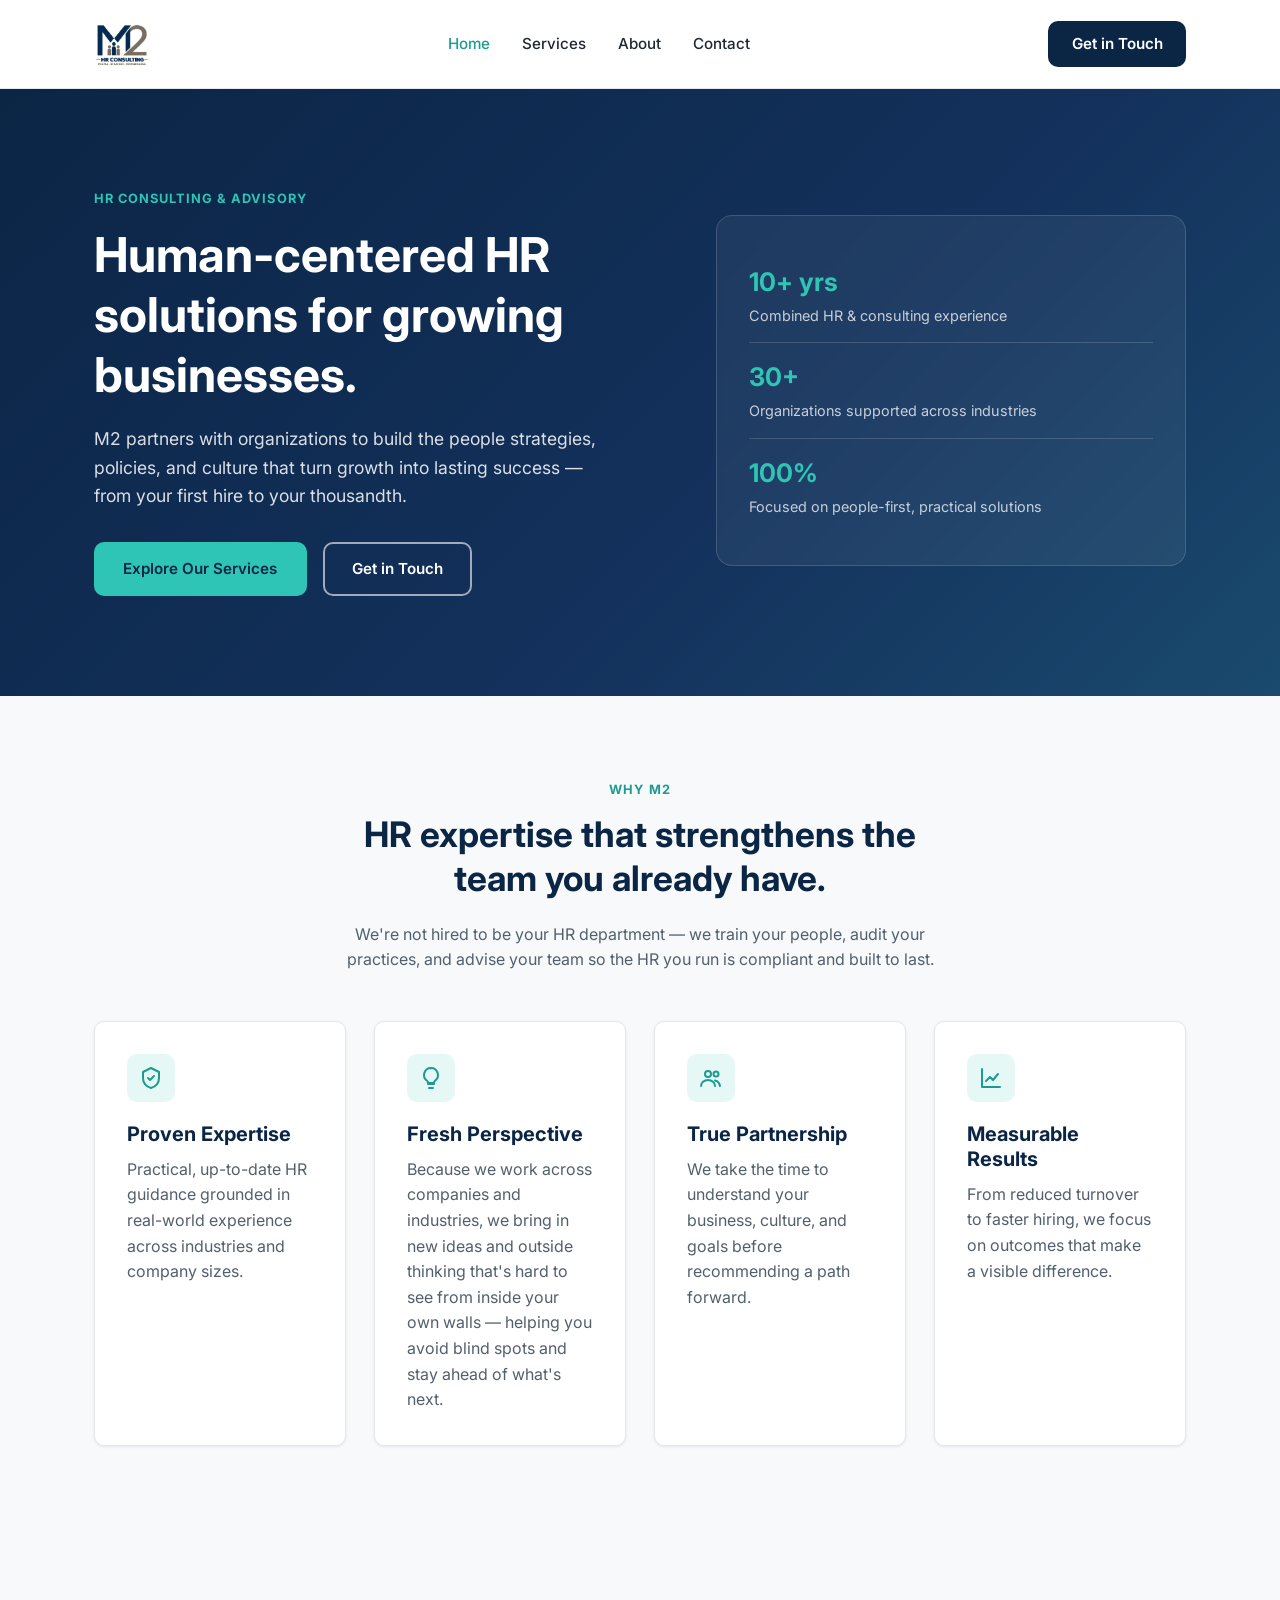
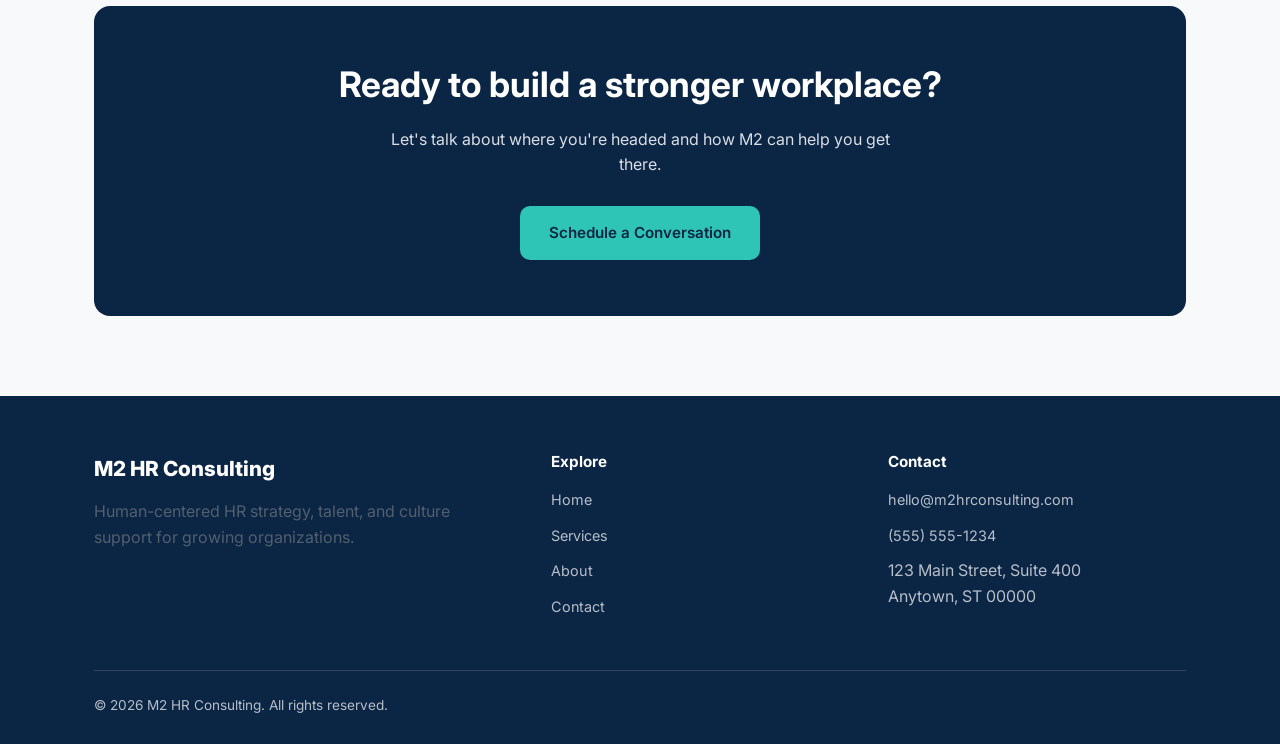
<file: index.html>
<!DOCTYPE html>
<html lang="en">
<head>
  <meta charset="UTF-8">
  <meta name="viewport" content="width=device-width, initial-scale=1.0">
  <title>M2 HR Consulting | Human-Centered HR Solutions</title>
  <meta name="description" content="M2 HR Consulting partners with growing businesses to build HR strategy, training, talent, compliance, and culture programs that scale.">
  <link rel="icon" type="image/svg+xml" href="assets/favicon.svg">
  <link rel="preconnect" href="https://fonts.googleapis.com">
  <link rel="preconnect" href="https://fonts.gstatic.com" crossorigin>
  <link href="https://fonts.googleapis.com/css2?family=Inter:wght@400;500;600;700;800&display=swap" rel="stylesheet">
  <link rel="stylesheet" href="css/styles.css">
</head>
<body>

  <header class="site-header">
    <nav class="nav">
      <a href="index.html" class="logo">
        <img src="assets/m2-consulting.png" alt="M2 HR Consulting" class="logo-image">
      </a>
      <ul class="nav-links">
        <li><a href="index.html" class="active">Home</a></li>
        <li><a href="services.html">Services</a></li>
        <li><a href="about.html">About</a></li>
        <li><a href="contact.html">Contact</a></li>
      </ul>
      <div class="nav-cta">
        <a href="contact.html" class="btn">Get in Touch</a>
      </div>
      <button class="nav-toggle" aria-label="Toggle navigation" aria-expanded="false">
        <span></span><span></span><span></span>
      </button>
    </nav>
  </header>

  <main>
    <!-- Hero -->
    <section class="hero">
      <div class="container">
        <div>
          <span class="hero-eyebrow">HR Consulting &amp; Advisory</span>
          <h1>Human-centered HR solutions for growing businesses.</h1>
          <p class="lead">
            M2 partners with organizations to build the people strategies, policies, and culture
            that turn growth into lasting success — from your first hire to your thousandth.
          </p>
          <div class="hero-actions">
            <a href="services.html" class="btn btn-primary">Explore Our Services</a>
            <a href="contact.html" class="btn btn-outline">Get in Touch</a>
          </div>
        </div>
        <div class="hero-art">
          <div class="hero-stat">
            <div>
              <strong>10+ yrs</strong>
              <span>Combined HR &amp; consulting experience</span>
            </div>
          </div>
          <div class="hero-stat">
            <div>
              <strong>30+</strong>
              <span>Organizations supported across industries</span>
            </div>
          </div>
          <div class="hero-stat">
            <div>
              <strong>100%</strong>
              <span>Focused on people-first, practical solutions</span>
            </div>
          </div>
        </div>
      </div>
    </section>

    <!-- Why M2 -->
    <section>
      <div class="container">
        <div class="section-heading">
          <span class="eyebrow">Why M2</span>
          <h2>HR expertise that strengthens the team you already have.</h2>
          <p>
            We're not hired to be your HR department — we train your people, audit your
            practices, and advise your team so the HR you run is compliant and built
            to last.
          </p>
        </div>
        <div class="grid grid-4">
          <div class="card">
            <div class="card-icon">
              <svg viewBox="0 0 24 24" fill="none" stroke="currentColor" stroke-width="2" stroke-linecap="round" stroke-linejoin="round" width="24" height="24"><path d="M12 2l8 4v6c0 5-3.5 8.5-8 10-4.5-1.5-8-5-8-10V6l8-4z"/><path d="M9 12l2 2 4-4"/></svg>
            </div>
            <h3>Proven Expertise</h3>
            <p>Practical, up-to-date HR guidance grounded in real-world experience across industries and company sizes.</p>
          </div>
          <div class="card">
            <div class="card-icon">
              <svg viewBox="0 0 24 24" fill="none" stroke="currentColor" stroke-width="2" stroke-linecap="round" stroke-linejoin="round" width="24" height="24"><path d="M9 18h6"/><path d="M10 22h4"/><path d="M12 2a7 7 0 0 0-4 12.7c.6.5 1 1.3 1 2.3h6c0-1 .4-1.8 1-2.3A7 7 0 0 0 12 2z"/></svg>
            </div>
            <h3>Fresh Perspective</h3>
            <p>Because we work across companies and industries, we bring in new ideas and outside thinking that's hard to see from inside your own walls — helping you avoid blind spots and stay ahead of what's next.</p>
          </div>
          <div class="card">
            <div class="card-icon">
              <svg viewBox="0 0 24 24" fill="none" stroke="currentColor" stroke-width="2" stroke-linecap="round" stroke-linejoin="round" width="24" height="24"><circle cx="9" cy="8" r="3"/><path d="M2 20c0-3.3 3.1-6 7-6s7 2.7 7 6"/><circle cx="17" cy="8" r="2.5"/><path d="M16 14.5c2.6.6 4.5 2.6 5 5.5"/></svg>
            </div>
            <h3>True Partnership</h3>
            <p>We take the time to understand your business, culture, and goals before recommending a path forward.</p>
          </div>
          <div class="card">
            <div class="card-icon">
              <svg viewBox="0 0 24 24" fill="none" stroke="currentColor" stroke-width="2" stroke-linecap="round" stroke-linejoin="round" width="24" height="24"><path d="M3 3v18h18"/><path d="M7 15l4-4 3 3 5-6"/></svg>
            </div>
            <h3>Measurable Results</h3>
            <p>From reduced turnover to faster hiring, we focus on outcomes that make a visible difference.</p>
          </div>
        </div>
      </div>
    </section>

    <!-- CTA -->
    <section>
      <div class="cta-banner">
        <h2>Ready to build a stronger workplace?</h2>
        <p>Let's talk about where you're headed and how M2 can help you get there.</p>
        <a href="contact.html" class="btn btn-primary">Schedule a Conversation</a>
      </div>
    </section>
  </main>

  <footer class="site-footer">
    <div class="container">
      <div class="footer-grid">
        <div>
          <span class="footer-logo">M2 HR Consulting</span>
          <p>Human-centered HR strategy, talent, and culture support for growing organizations.</p>
        </div>
        <div>
          <h4>Explore</h4>
          <ul>
            <li><a href="index.html">Home</a></li>
            <li><a href="services.html">Services</a></li>
            <li><a href="about.html">About</a></li>
            <li><a href="contact.html">Contact</a></li>
          </ul>
        </div>
        <div>
          <h4>Contact</h4>
          <ul>
            <li><a href="mailto:hello@m2hrconsulting.com">hello@m2hrconsulting.com</a></li>
            <li><a href="tel:+15555551234">(555) 555-1234</a></li>
            <li>123 Main Street, Suite 400<br>Anytown, ST 00000</li>
          </ul>
        </div>
      </div>
      <div class="footer-bottom">
        <span>&copy; <span id="current-year"></span> M2 HR Consulting. All rights reserved.</span>
      </div>
    </div>
  </footer>

  <script src="js/main.js"></script>
</body>
</html>
</file>
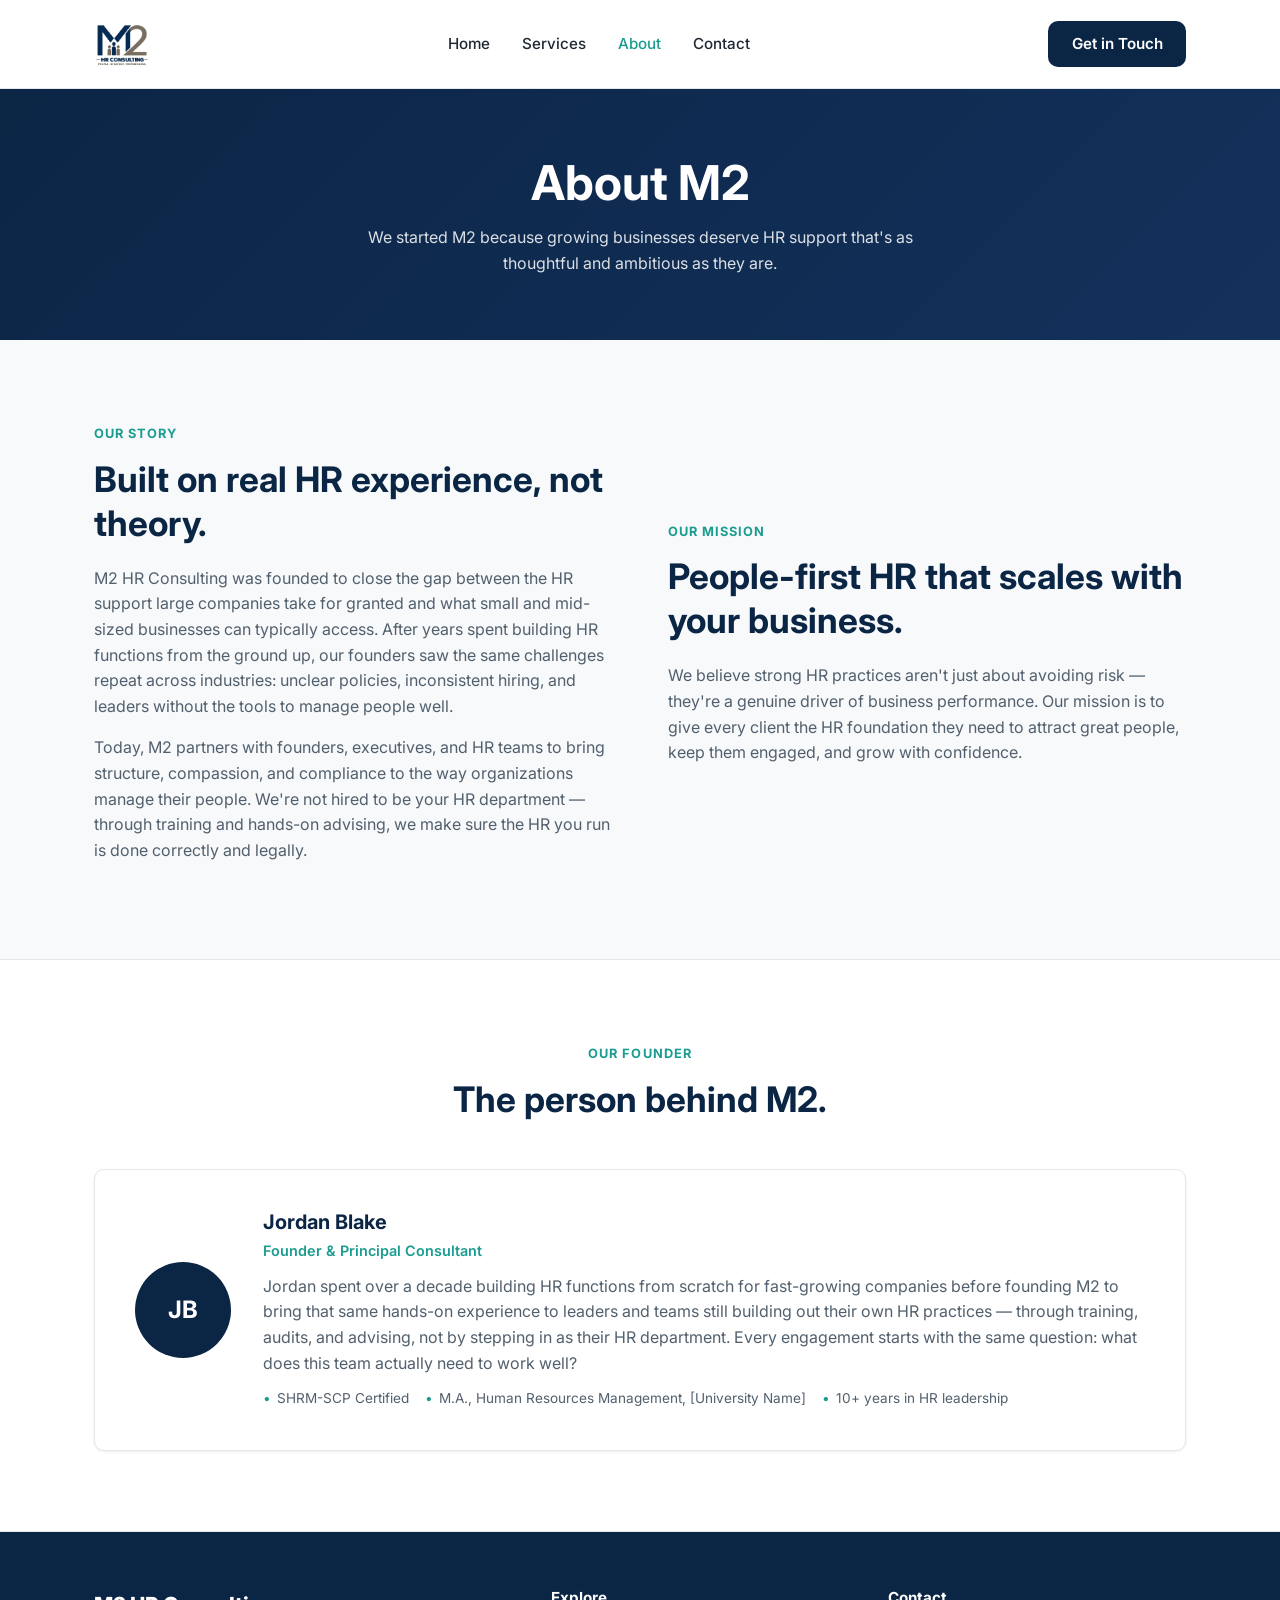
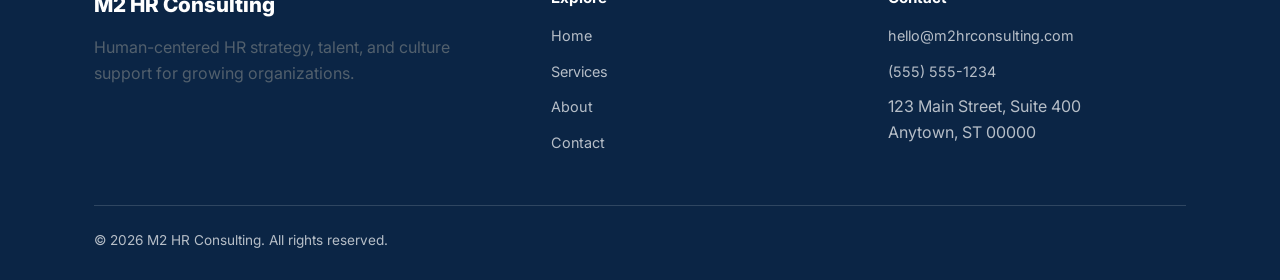
<file: about.html>
<!DOCTYPE html>
<html lang="en">
<head>
  <meta charset="UTF-8">
  <meta name="viewport" content="width=device-width, initial-scale=1.0">
  <title>About | M2 HR Consulting</title>
  <meta name="description" content="Learn about M2 HR Consulting's mission, values, and approach to training teams and advising leaders on strong, legally sound people practices.">
  <link rel="icon" type="image/svg+xml" href="assets/favicon.svg">
  <link rel="preconnect" href="https://fonts.googleapis.com">
  <link rel="preconnect" href="https://fonts.gstatic.com" crossorigin>
  <link href="https://fonts.googleapis.com/css2?family=Inter:wght@400;500;600;700;800&display=swap" rel="stylesheet">
  <link rel="stylesheet" href="css/styles.css">
</head>
<body>

  <header class="site-header">
    <nav class="nav">
      <a href="index.html" class="logo">
        <img src="assets/m2-consulting.png" alt="M2 HR Consulting" class="logo-image">
      </a>
      <ul class="nav-links">
        <li><a href="index.html">Home</a></li>
        <li><a href="services.html">Services</a></li>
        <li><a href="about.html" class="active">About</a></li>
        <li><a href="contact.html">Contact</a></li>
      </ul>
      <div class="nav-cta">
        <a href="contact.html" class="btn">Get in Touch</a>
      </div>
      <button class="nav-toggle" aria-label="Toggle navigation" aria-expanded="false">
        <span></span><span></span><span></span>
      </button>
    </nav>
  </header>

  <main>
    <section class="page-header">
      <div class="container">
        <h1>About M2</h1>
        <p>We started M2 because growing businesses deserve HR support that's as thoughtful and ambitious as they are.</p>
      </div>
    </section>

    <section>
      <div class="container">
        <div class="grid grid-2" style="align-items:center; gap:56px;">
          <div>
            <span class="eyebrow">Our Story</span>
            <h2>Built on real HR experience, not theory.</h2>
            <p>
              M2 HR Consulting was founded to close the gap between the HR support large
              companies take for granted and what small and mid-sized businesses can
              typically access. After years spent building HR functions from the ground
              up, our founders saw the same challenges repeat across industries: unclear
              policies, inconsistent hiring, and leaders without the tools to manage people
              well.
            </p>
            <p>
              Today, M2 partners with founders, executives, and HR teams to bring
              structure, compassion, and compliance to the way organizations manage their
              people. We're not hired to be your HR department — through training and
              hands-on advising, we make sure the HR you run is done correctly and
              legally.
            </p>
          </div>
          <div>
            <span class="eyebrow">Our Mission</span>
            <h2>People-first HR that scales with your business.</h2>
            <p>
              We believe strong HR practices aren't just about avoiding risk — they're a
              genuine driver of business performance. Our mission is to give every client
              the HR foundation they need to attract great people, keep them engaged, and
              grow with confidence.
            </p>
          </div>
        </div>
      </div>
    </section>

    <section class="section-alt">
      <div class="container">
        <div class="section-heading">
          <span class="eyebrow">Our Founder</span>
          <h2>The person behind M2.</h2>
        </div>
        <div class="card founder-card">
          <div class="founder-avatar">JB</div>
          <div>
            <h3>Jordan Blake</h3>
            <span class="founder-role">Founder &amp; Principal Consultant</span>
            <p>
              Jordan spent over a decade building HR functions from scratch for
              fast-growing companies before founding M2 to bring that same
              hands-on experience to leaders and teams still building out their
              own HR practices — through training, audits, and advising, not by
              stepping in as their HR department. Every engagement starts with
              the same question: what does this team actually need to work well?
            </p>
            <ul class="founder-credentials">
              <li>SHRM-SCP Certified</li>
              <li>M.A., Human Resources Management, [University Name]</li>
              <li>10+ years in HR leadership</li>
            </ul>
          </div>
        </div>
      </div>
    </section>
  </main>

  <footer class="site-footer">
    <div class="container">
      <div class="footer-grid">
        <div>
          <span class="footer-logo">M2 HR Consulting</span>
          <p>Human-centered HR strategy, talent, and culture support for growing organizations.</p>
        </div>
        <div>
          <h4>Explore</h4>
          <ul>
            <li><a href="index.html">Home</a></li>
            <li><a href="services.html">Services</a></li>
            <li><a href="about.html">About</a></li>
            <li><a href="contact.html">Contact</a></li>
          </ul>
        </div>
        <div>
          <h4>Contact</h4>
          <ul>
            <li><a href="mailto:hello@m2hrconsulting.com">hello@m2hrconsulting.com</a></li>
            <li><a href="tel:+15555551234">(555) 555-1234</a></li>
            <li>123 Main Street, Suite 400<br>Anytown, ST 00000</li>
          </ul>
        </div>
      </div>
      <div class="footer-bottom">
        <span>&copy; <span id="current-year"></span> M2 HR Consulting. All rights reserved.</span>
      </div>
    </div>
  </footer>

  <script src="js/main.js"></script>
</body>
</html>
</file>
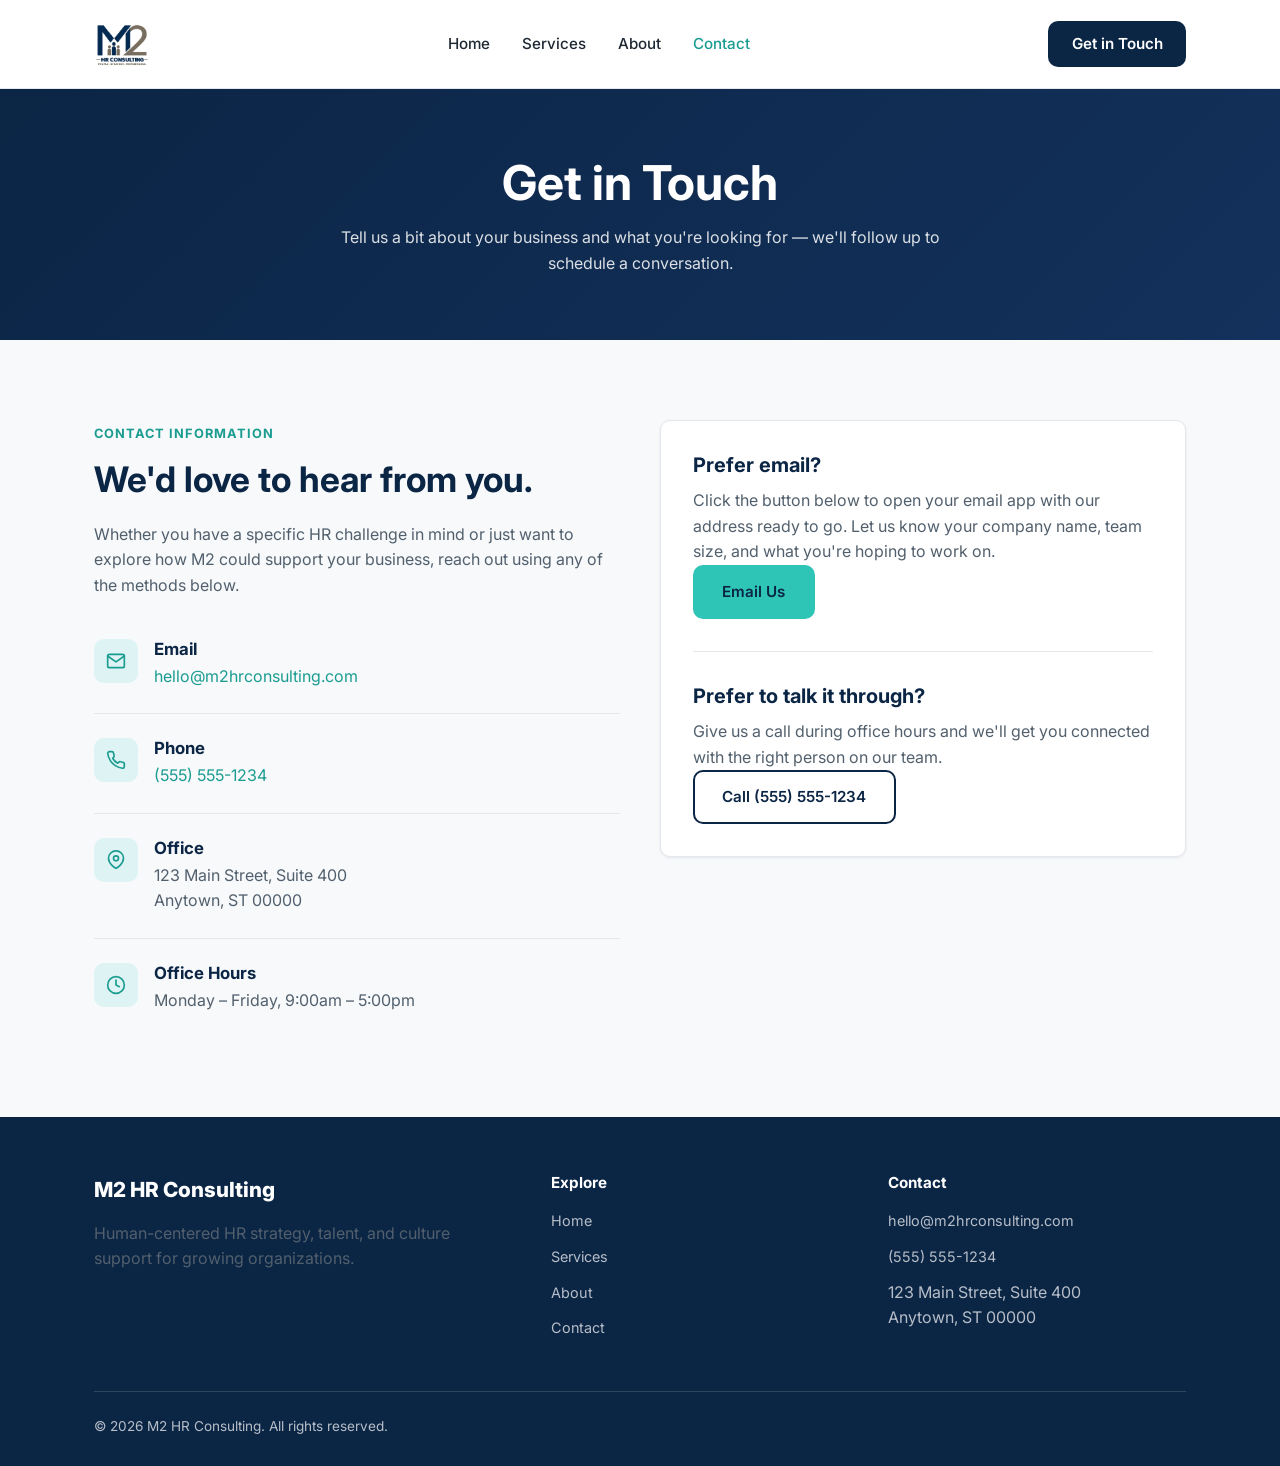
<file: contact.html>
<!DOCTYPE html>
<html lang="en">
<head>
  <meta charset="UTF-8">
  <meta name="viewport" content="width=device-width, initial-scale=1.0">
  <title>Contact | M2 HR Consulting</title>
  <meta name="description" content="Get in touch with M2 HR Consulting to talk about your HR strategy, talent, or culture needs.">
  <link rel="icon" type="image/svg+xml" href="assets/favicon.svg">
  <link rel="preconnect" href="https://fonts.googleapis.com">
  <link rel="preconnect" href="https://fonts.gstatic.com" crossorigin>
  <link href="https://fonts.googleapis.com/css2?family=Inter:wght@400;500;600;700;800&display=swap" rel="stylesheet">
  <link rel="stylesheet" href="css/styles.css">
</head>
<body>

  <header class="site-header">
    <nav class="nav">
      <a href="index.html" class="logo">
        <img src="assets/m2-consulting.png" alt="M2 HR Consulting" class="logo-image">
      </a>
      <ul class="nav-links">
        <li><a href="index.html">Home</a></li>
        <li><a href="services.html">Services</a></li>
        <li><a href="about.html">About</a></li>
        <li><a href="contact.html" class="active">Contact</a></li>
      </ul>
      <div class="nav-cta">
        <a href="contact.html" class="btn">Get in Touch</a>
      </div>
      <button class="nav-toggle" aria-label="Toggle navigation" aria-expanded="false">
        <span></span><span></span><span></span>
      </button>
    </nav>
  </header>

  <main>
    <section class="page-header">
      <div class="container">
        <h1>Get in Touch</h1>
        <p>Tell us a bit about your business and what you're looking for — we'll follow up to schedule a conversation.</p>
      </div>
    </section>

    <section>
      <div class="container">
        <div class="contact-grid">
          <div>
            <span class="eyebrow">Contact Information</span>
            <h2>We'd love to hear from you.</h2>
            <p>
              Whether you have a specific HR challenge in mind or just want to explore how
              M2 could support your business, reach out using any of the methods below.
            </p>

            <div class="contact-card">
              <div class="contact-icon">
                <svg viewBox="0 0 24 24" fill="none" stroke="currentColor" stroke-width="2" stroke-linecap="round" stroke-linejoin="round" width="20" height="20"><rect x="2" y="4" width="20" height="16" rx="2"/><path d="M2 6l10 7 10-7"/></svg>
              </div>
              <div>
                <h3>Email</h3>
                <p><a href="mailto:hello@m2hrconsulting.com">hello@m2hrconsulting.com</a></p>
              </div>
            </div>

            <div class="contact-card">
              <div class="contact-icon">
                <svg viewBox="0 0 24 24" fill="none" stroke="currentColor" stroke-width="2" stroke-linecap="round" stroke-linejoin="round" width="20" height="20"><path d="M22 16.9v3a2 2 0 0 1-2.2 2 19.8 19.8 0 0 1-8.6-3.1 19.5 19.5 0 0 1-6-6A19.8 19.8 0 0 1 2.1 4.2 2 2 0 0 1 4.1 2h3a2 2 0 0 1 2 1.7c.1.9.3 1.8.6 2.7a2 2 0 0 1-.4 2.1L8 9.9a16 16 0 0 0 6 6l1.4-1.4a2 2 0 0 1 2.1-.4c.9.3 1.8.5 2.7.6a2 2 0 0 1 1.8 2.2z"/></svg>
              </div>
              <div>
                <h3>Phone</h3>
                <p><a href="tel:+15555551234">(555) 555-1234</a></p>
              </div>
            </div>

            <div class="contact-card">
              <div class="contact-icon">
                <svg viewBox="0 0 24 24" fill="none" stroke="currentColor" stroke-width="2" stroke-linecap="round" stroke-linejoin="round" width="20" height="20"><path d="M21 10c0 7-9 12-9 12s-9-5-9-12a9 9 0 0 1 18 0z"/><circle cx="12" cy="10" r="3"/></svg>
              </div>
              <div>
                <h3>Office</h3>
                <p>123 Main Street, Suite 400<br>Anytown, ST 00000</p>
              </div>
            </div>

            <div class="contact-card">
              <div class="contact-icon">
                <svg viewBox="0 0 24 24" fill="none" stroke="currentColor" stroke-width="2" stroke-linecap="round" stroke-linejoin="round" width="20" height="20"><circle cx="12" cy="12" r="10"/><polyline points="12 6 12 12 16 14"/></svg>
              </div>
              <div>
                <h3>Office Hours</h3>
                <p>Monday &ndash; Friday, 9:00am &ndash; 5:00pm</p>
              </div>
            </div>
          </div>

          <div class="card">
            <h3>Prefer email?</h3>
            <p>
              Click the button below to open your email app with our address ready to go.
              Let us know your company name, team size, and what you're hoping to work on.
            </p>
            <a href="mailto:hello@m2hrconsulting.com?subject=HR%20Consulting%20Inquiry" class="btn btn-primary">Email Us</a>

            <hr style="border:none; border-top:1px solid var(--color-border); margin:32px 0;">

            <h3>Prefer to talk it through?</h3>
            <p>Give us a call during office hours and we'll get you connected with the right person on our team.</p>
            <a href="tel:+15555551234" class="btn btn-outline-dark">Call (555) 555-1234</a>
          </div>
        </div>
      </div>
    </section>
  </main>

  <footer class="site-footer">
    <div class="container">
      <div class="footer-grid">
        <div>
          <span class="footer-logo">M2 HR Consulting</span>
          <p>Human-centered HR strategy, talent, and culture support for growing organizations.</p>
        </div>
        <div>
          <h4>Explore</h4>
          <ul>
            <li><a href="index.html">Home</a></li>
            <li><a href="services.html">Services</a></li>
            <li><a href="about.html">About</a></li>
            <li><a href="contact.html">Contact</a></li>
          </ul>
        </div>
        <div>
          <h4>Contact</h4>
          <ul>
            <li><a href="mailto:hello@m2hrconsulting.com">hello@m2hrconsulting.com</a></li>
            <li><a href="tel:+15555551234">(555) 555-1234</a></li>
            <li>123 Main Street, Suite 400<br>Anytown, ST 00000</li>
          </ul>
        </div>
      </div>
      <div class="footer-bottom">
        <span>&copy; <span id="current-year"></span> M2 HR Consulting. All rights reserved.</span>
      </div>
    </div>
  </footer>

  <script src="js/main.js"></script>
</body>
</html>
</file>
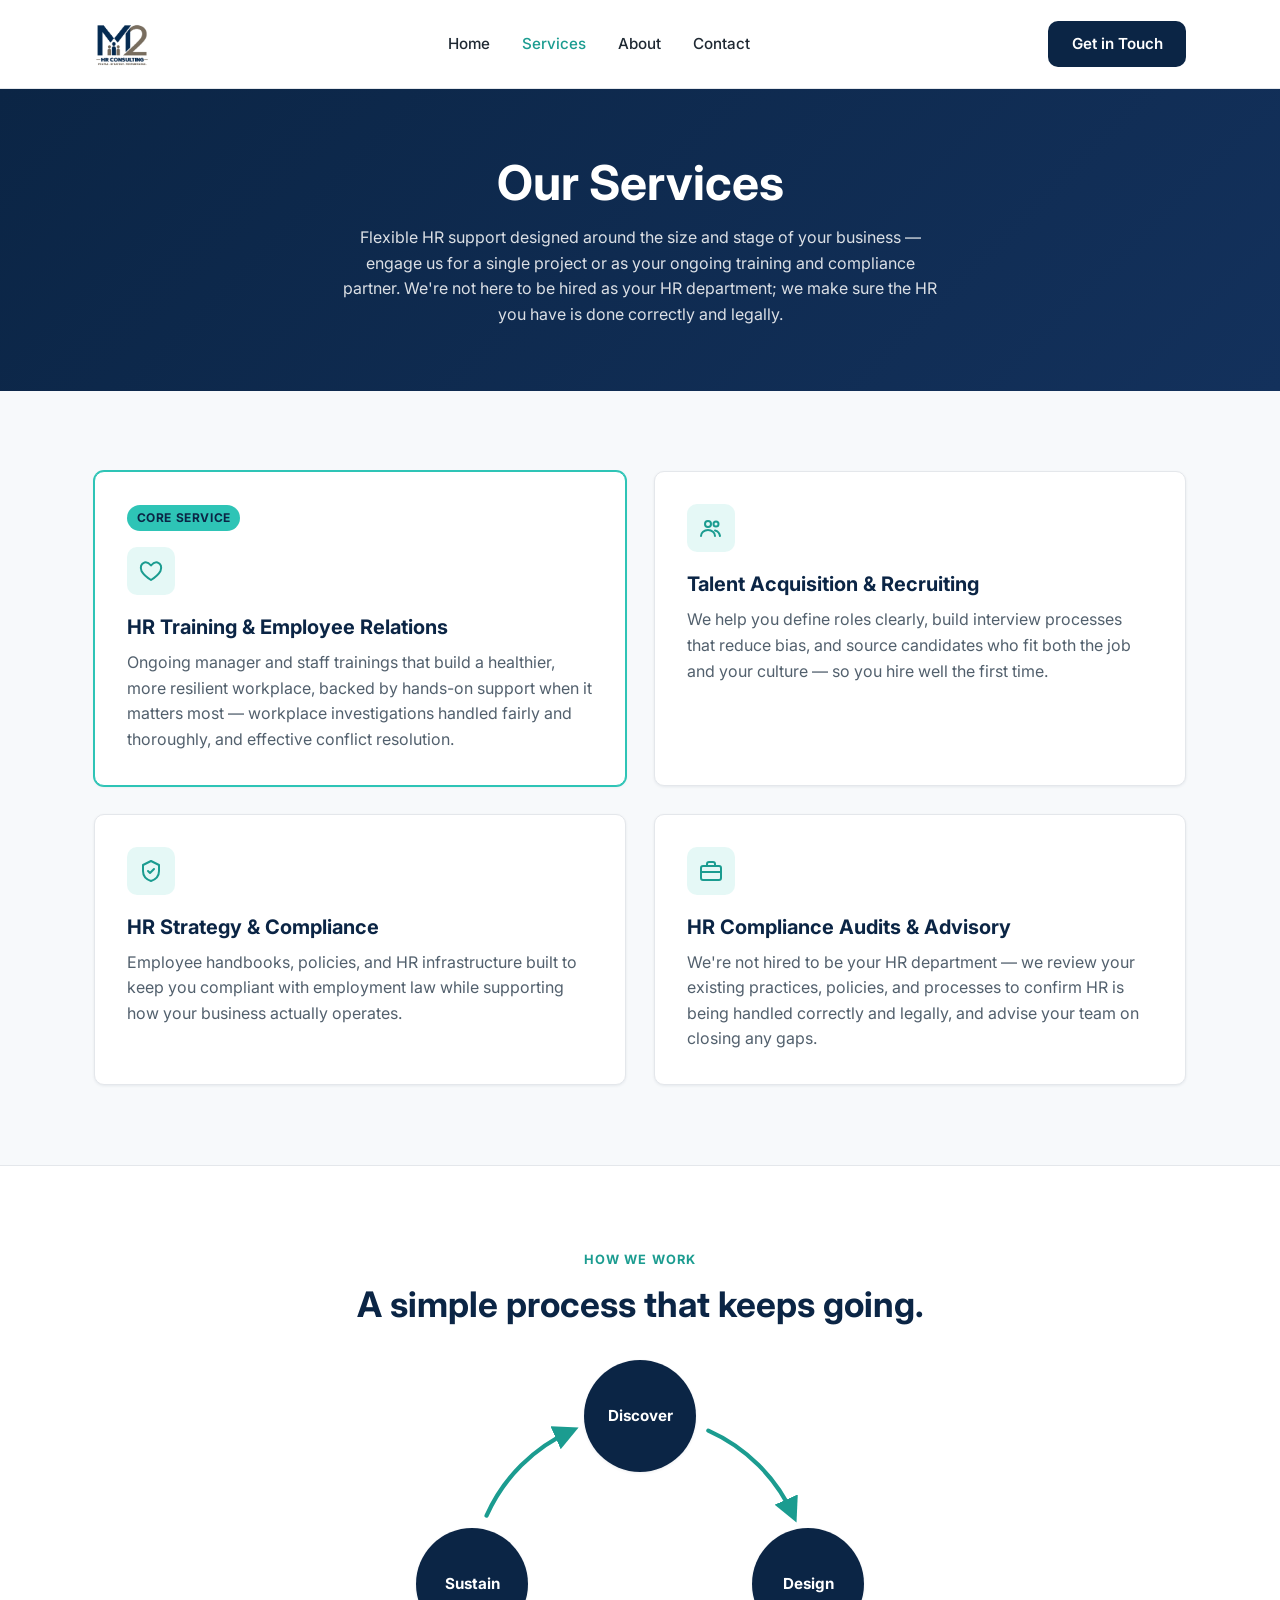
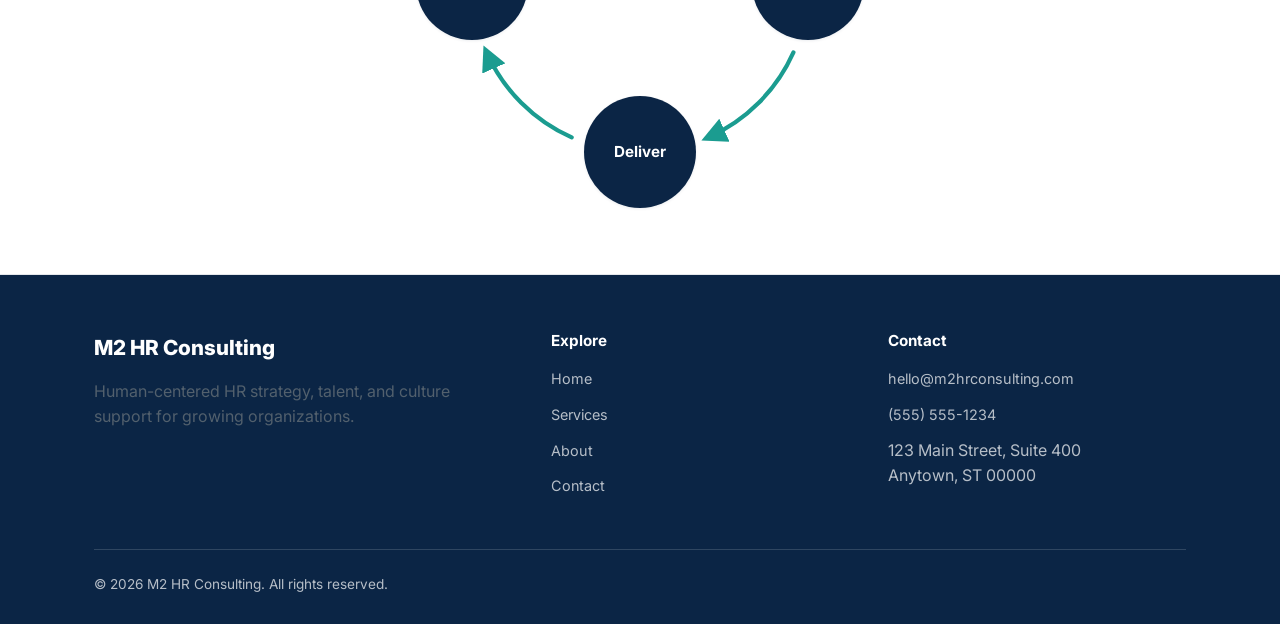
<file: services.html>
<!DOCTYPE html>
<html lang="en">
<head>
  <meta charset="UTF-8">
  <meta name="viewport" content="width=device-width, initial-scale=1.0">
  <title>Services | M2 HR Consulting</title>
  <meta name="description" content="Explore M2's HR consulting services: manager and staff HR training, workplace investigations and employee relations, talent acquisition, and HR strategy, compliance, and audits.">
  <link rel="icon" type="image/svg+xml" href="assets/favicon.svg">
  <link rel="preconnect" href="https://fonts.googleapis.com">
  <link rel="preconnect" href="https://fonts.gstatic.com" crossorigin>
  <link href="https://fonts.googleapis.com/css2?family=Inter:wght@400;500;600;700;800&display=swap" rel="stylesheet">
  <link rel="stylesheet" href="css/styles.css">
</head>
<body>

  <header class="site-header">
    <nav class="nav">
      <a href="index.html" class="logo">
        <img src="assets/m2-consulting.png" alt="M2 HR Consulting" class="logo-image">
      </a>
      <ul class="nav-links">
        <li><a href="index.html">Home</a></li>
        <li><a href="services.html" class="active">Services</a></li>
        <li><a href="about.html">About</a></li>
        <li><a href="contact.html">Contact</a></li>
      </ul>
      <div class="nav-cta">
        <a href="contact.html" class="btn">Get in Touch</a>
      </div>
      <button class="nav-toggle" aria-label="Toggle navigation" aria-expanded="false">
        <span></span><span></span><span></span>
      </button>
    </nav>
  </header>

  <main>
    <section class="page-header">
      <div class="container">
        <h1>Our Services</h1>
        <p>Flexible HR support designed around the size and stage of your business — engage us for a single project or as your ongoing training and compliance partner. We're not here to be hired as your HR department; we make sure the HR you have is done correctly and legally.</p>
      </div>
    </section>

    <section>
      <div class="container">
        <div class="grid grid-2">

          <div class="card card-featured">
            <span class="card-tag">Core Service</span>
            <div class="card-icon">
              <svg viewBox="0 0 24 24" fill="none" stroke="currentColor" stroke-width="2" stroke-linecap="round" stroke-linejoin="round" width="24" height="24"><path d="M12 21s-7-4.4-9.5-9C1 8 2 4.5 5.5 3.5 8 2.8 10 4 12 6.5 14 4 16 2.8 18.5 3.5 22 4.5 23 8 21.5 12 19 16.6 12 21 12 21z"/></svg>
            </div>
            <h3>HR Training &amp; Employee Relations</h3>
            <p>
              Ongoing manager and staff trainings that build a healthier, more resilient
              workplace, backed by hands-on support when it matters most — workplace
              investigations handled fairly and thoroughly, and effective conflict
              resolution.
            </p>
          </div>

          <div class="card">
            <div class="card-icon">
              <svg viewBox="0 0 24 24" fill="none" stroke="currentColor" stroke-width="2" stroke-linecap="round" stroke-linejoin="round" width="24" height="24"><circle cx="9" cy="8" r="3"/><path d="M2 20c0-3.3 3.1-6 7-6s7 2.7 7 6"/><circle cx="17" cy="8" r="2.5"/><path d="M16 14.5c2.6.6 4.5 2.6 5 5.5"/></svg>
            </div>
            <h3>Talent Acquisition &amp; Recruiting</h3>
            <p>
              We help you define roles clearly, build interview processes that reduce bias,
              and source candidates who fit both the job and your culture — so you hire
              well the first time.
            </p>
          </div>

          <div class="card">
            <div class="card-icon">
              <svg viewBox="0 0 24 24" fill="none" stroke="currentColor" stroke-width="2" stroke-linecap="round" stroke-linejoin="round" width="24" height="24"><path d="M12 2l8 4v6c0 5-3.5 8.5-8 10-4.5-1.5-8-5-8-10V6l8-4z"/><path d="M9 12l2 2 4-4"/></svg>
            </div>
            <h3>HR Strategy &amp; Compliance</h3>
            <p>
              Employee handbooks, policies, and HR infrastructure built to keep you compliant
              with employment law while supporting how your business actually operates.
            </p>
          </div>

          <div class="card">
            <div class="card-icon">
              <svg viewBox="0 0 24 24" fill="none" stroke="currentColor" stroke-width="2" stroke-linecap="round" stroke-linejoin="round" width="24" height="24"><rect x="2" y="7" width="20" height="14" rx="2"/><path d="M16 7V5a2 2 0 0 0-2-2h-4a2 2 0 0 0-2 2v2"/><path d="M2 13h20"/></svg>
            </div>
            <h3>HR Compliance Audits &amp; Advisory</h3>
            <p>
              We're not hired to be your HR department — we review your existing
              practices, policies, and processes to confirm HR is being handled correctly
              and legally, and advise your team on closing any gaps.
            </p>
          </div>

        </div>
      </div>
    </section>

    <section class="section-alt">
      <div class="container">
        <div class="section-heading">
          <span class="eyebrow">How We Work</span>
          <h2>A simple process that keeps going.</h2>
        </div>
        <div class="flow-diagram">
          <svg viewBox="0 0 300 300" class="flow-diagram-svg" aria-hidden="true">
            <defs>
              <marker id="flow-arrowhead" viewBox="0 0 10 10" refX="7" refY="5" markerWidth="6" markerHeight="6" orient="auto-start-reverse">
                <path d="M0,0 L10,5 L0,10 z" fill="currentColor" />
              </marker>
            </defs>
            <path class="flow-arc" marker-end="url(#flow-arrowhead)" d="M198.8,40.4 A120,120 0 0 1 259.6,101.2" />
            <path class="flow-arc" marker-end="url(#flow-arrowhead)" d="M259.6,198.8 A120,120 0 0 1 198.8,259.6" />
            <path class="flow-arc" marker-end="url(#flow-arrowhead)" d="M101.2,259.6 A120,120 0 0 1 40.4,198.8" />
            <path class="flow-arc" marker-end="url(#flow-arrowhead)" d="M40.4,101.2 A120,120 0 0 1 101.2,40.4" />
          </svg>
          <div class="flow-bubble flow-bubble-top">Discover</div>
          <div class="flow-bubble flow-bubble-right">Design</div>
          <div class="flow-bubble flow-bubble-bottom">Deliver</div>
          <div class="flow-bubble flow-bubble-left">Sustain</div>
        </div>
      </div>
    </section>
  </main>

  <footer class="site-footer">
    <div class="container">
      <div class="footer-grid">
        <div>
          <span class="footer-logo">M2 HR Consulting</span>
          <p>Human-centered HR strategy, talent, and culture support for growing organizations.</p>
        </div>
        <div>
          <h4>Explore</h4>
          <ul>
            <li><a href="index.html">Home</a></li>
            <li><a href="services.html">Services</a></li>
            <li><a href="about.html">About</a></li>
            <li><a href="contact.html">Contact</a></li>
          </ul>
        </div>
        <div>
          <h4>Contact</h4>
          <ul>
            <li><a href="mailto:hello@m2hrconsulting.com">hello@m2hrconsulting.com</a></li>
            <li><a href="tel:+15555551234">(555) 555-1234</a></li>
            <li>123 Main Street, Suite 400<br>Anytown, ST 00000</li>
          </ul>
        </div>
      </div>
      <div class="footer-bottom">
        <span>&copy; <span id="current-year"></span> M2 HR Consulting. All rights reserved.</span>
      </div>
    </div>
  </footer>

  <script src="js/main.js"></script>
</body>
</html>
</file>
<file: css/styles.css>
/* =========================================================
   M2 HR Consulting — Site Stylesheet
   -----------------------------------------------------------
   Brand colors live in the :root block below. Change a value
   there and it updates everywhere on the site.
   ========================================================= */

:root {
  --color-primary: #0b2545;
  --color-primary-light: #13315c;
  --color-accent: #2ec4b6;
  --color-accent-dark: #1b9c90;
  --color-bg: #f7f9fb;
  --color-bg-alt: #ffffff;
  --color-text: #1f2933;
  --color-text-muted: #52606d;
  --color-border: #e4e7eb;

  --font-body: "Inter", -apple-system, BlinkMacSystemFont, "Segoe UI", Roboto, sans-serif;

  --max-width: 1140px;
  --radius: 10px;
  --shadow-sm: 0 1px 3px rgba(11, 37, 69, 0.08);
  --shadow-md: 0 8px 24px rgba(11, 37, 69, 0.10);
}

* {
  box-sizing: border-box;
}

html {
  scroll-behavior: smooth;
}

body {
  margin: 0;
  font-family: var(--font-body);
  color: var(--color-text);
  background: var(--color-bg);
  line-height: 1.6;
  -webkit-font-smoothing: antialiased;
}

img {
  max-width: 100%;
  display: block;
}

a {
  color: var(--color-accent-dark);
  text-decoration: none;
}

a:hover {
  text-decoration: underline;
}

h1, h2, h3, h4 {
  font-family: var(--font-body);
  color: var(--color-primary);
  line-height: 1.25;
  margin: 0 0 0.6em;
}

h1 { font-size: clamp(2rem, 4vw, 3rem); }
h2 { font-size: clamp(1.6rem, 3vw, 2.2rem); }
h3 { font-size: 1.25rem; }

p {
  margin: 0 0 1em;
  color: var(--color-text-muted);
}

.container {
  max-width: var(--max-width);
  margin: 0 auto;
  padding: 0 24px;
}

/* ---------- Buttons ---------- */

.btn {
  display: inline-block;
  padding: 0.85em 1.8em;
  border-radius: var(--radius);
  font-weight: 600;
  font-size: 0.95rem;
  text-decoration: none;
  transition: transform 0.15s ease, box-shadow 0.15s ease, background 0.15s ease;
  border: 2px solid transparent;
  cursor: pointer;
}

.btn:hover {
  text-decoration: none;
  transform: translateY(-2px);
}

.btn-primary {
  background: var(--color-accent);
  color: var(--color-primary);
}

.btn-primary:hover {
  background: var(--color-accent-dark);
  color: #ffffff;
  box-shadow: var(--shadow-md);
}

.btn-outline {
  background: transparent;
  border-color: rgba(255, 255, 255, 0.6);
  color: #ffffff;
}

.btn-outline:hover {
  background: rgba(255, 255, 255, 0.12);
}

.btn-outline-dark {
  background: transparent;
  border-color: var(--color-primary);
  color: var(--color-primary);
}

.btn-outline-dark:hover {
  background: var(--color-primary);
  color: #ffffff;
}

/* ---------- Header / Nav ---------- */

.site-header {
  position: sticky;
  top: 0;
  z-index: 100;
  background: var(--color-bg-alt);
  border-bottom: 1px solid var(--color-border);
}

.nav {
  display: flex;
  align-items: center;
  justify-content: space-between;
  padding: 16px 24px;
  max-width: var(--max-width);
  margin: 0 auto;
}

.logo {
  display: flex;
  align-items: center;
  gap: 10px;
  font-weight: 800;
  font-size: 1.4rem;
  color: var(--color-primary);
  letter-spacing: -0.02em;
}

.logo:hover {
  text-decoration: none;
}

.logo-image {
  height: 56px;
  width: auto;
  display: block;
}

.nav-links {
  display: flex;
  gap: 32px;
  list-style: none;
  margin: 0;
  padding: 0;
}

.nav-links a {
  color: var(--color-text);
  font-weight: 500;
  font-size: 0.95rem;
}

.nav-links a.active {
  color: var(--color-accent-dark);
}

.nav-links a:hover {
  color: var(--color-accent-dark);
  text-decoration: none;
}

.nav-cta {
  display: flex;
  align-items: center;
  gap: 16px;
}

.nav-cta .btn {
  padding: 0.6em 1.4em;
  background: var(--color-primary);
  color: #ffffff;
}

.nav-cta .btn:hover {
  background: var(--color-primary-light);
}

.nav-toggle {
  display: none;
  flex-direction: column;
  justify-content: center;
  gap: 5px;
  width: 40px;
  height: 40px;
  background: none;
  border: none;
  cursor: pointer;
}

.nav-toggle span {
  display: block;
  height: 2px;
  width: 100%;
  background: var(--color-primary);
  border-radius: 2px;
}

/* ---------- Hero ---------- */

.hero {
  background: linear-gradient(135deg, var(--color-primary) 0%, var(--color-primary-light) 60%, #1a4a6e 100%);
  color: #ffffff;
  padding: 96px 0 100px;
}

.hero .container {
  display: grid;
  grid-template-columns: 1.1fr 0.9fr;
  gap: 48px;
  align-items: center;
}

.hero-eyebrow {
  display: inline-block;
  text-transform: uppercase;
  letter-spacing: 0.08em;
  font-size: 0.8rem;
  font-weight: 700;
  color: var(--color-accent);
  margin-bottom: 16px;
}

.hero h1 {
  color: #ffffff;
  margin-bottom: 20px;
}

.hero p.lead {
  color: rgba(255, 255, 255, 0.85);
  font-size: 1.1rem;
  max-width: 46ch;
}

.hero-actions {
  display: flex;
  gap: 16px;
  margin-top: 32px;
  flex-wrap: wrap;
}

.hero-art {
  background: rgba(255, 255, 255, 0.06);
  border: 1px solid rgba(255, 255, 255, 0.15);
  border-radius: 16px;
  padding: 32px;
  backdrop-filter: blur(2px);
}

.hero-stat {
  display: flex;
  justify-content: space-between;
  padding: 14px 0;
  border-bottom: 1px solid rgba(255, 255, 255, 0.15);
}

.hero-stat:last-child {
  border-bottom: none;
}

.hero-stat strong {
  display: block;
  font-size: 1.6rem;
  color: var(--color-accent);
}

.hero-stat span {
  color: rgba(255, 255, 255, 0.75);
  font-size: 0.9rem;
}

/* ---------- Page header (non-home hero) ---------- */

.page-header {
  background: linear-gradient(135deg, var(--color-primary) 0%, var(--color-primary-light) 100%);
  color: #ffffff;
  padding: 64px 0;
  text-align: center;
}

.page-header h1 {
  color: #ffffff;
  margin-bottom: 12px;
}

.page-header p {
  color: rgba(255, 255, 255, 0.85);
  max-width: 60ch;
  margin: 0 auto;
}

/* ---------- Sections ---------- */

section {
  padding: 80px 0;
}

.section-alt {
  background: var(--color-bg-alt);
  border-top: 1px solid var(--color-border);
  border-bottom: 1px solid var(--color-border);
}

.section-heading {
  text-align: center;
  max-width: 640px;
  margin: 0 auto 48px;
}

.eyebrow {
  display: inline-block;
  text-transform: uppercase;
  letter-spacing: 0.08em;
  font-size: 0.8rem;
  font-weight: 700;
  color: var(--color-accent-dark);
  margin-bottom: 12px;
}

/* ---------- Grids & Cards ---------- */

.grid {
  display: grid;
  gap: 28px;
}

.grid-3 { grid-template-columns: repeat(3, 1fr); }
.grid-4 { grid-template-columns: repeat(4, 1fr); }
.grid-2 { grid-template-columns: repeat(2, 1fr); }

.card {
  background: var(--color-bg-alt);
  border: 1px solid var(--color-border);
  border-radius: var(--radius);
  padding: 32px;
  box-shadow: var(--shadow-sm);
  transition: box-shadow 0.2s ease, transform 0.2s ease;
}

.card:hover {
  box-shadow: var(--shadow-md);
  transform: translateY(-4px);
}

.card-featured {
  border-color: var(--color-accent);
  box-shadow: 0 0 0 1px var(--color-accent), var(--shadow-sm);
}

.card-featured:hover {
  box-shadow: 0 0 0 1px var(--color-accent), var(--shadow-md);
}

.card-tag {
  display: inline-block;
  background: var(--color-accent);
  color: var(--color-primary);
  font-size: 0.75rem;
  font-weight: 700;
  text-transform: uppercase;
  letter-spacing: 0.05em;
  padding: 0.3em 0.8em;
  border-radius: 999px;
  margin-bottom: 16px;
}

.card-icon {
  width: 48px;
  height: 48px;
  border-radius: 10px;
  background: rgba(46, 196, 182, 0.12);
  color: var(--color-accent-dark);
  display: flex;
  align-items: center;
  justify-content: center;
  margin-bottom: 20px;
}

.card h3 {
  margin-bottom: 10px;
}

.card p {
  margin-bottom: 0;
}

.card-link {
  display: inline-block;
  margin-top: 16px;
  font-weight: 600;
  font-size: 0.9rem;
}

/* ---------- Values / Approach ---------- */

.value-list {
  display: grid;
  grid-template-columns: repeat(2, 1fr);
  gap: 24px;
}

.value-list-3 {
  grid-template-columns: repeat(3, 1fr);
}

.value-item {
  display: flex;
  gap: 16px;
  padding: 24px;
  background: var(--color-bg-alt);
  border: 1px solid var(--color-border);
  border-radius: var(--radius);
}

.value-number {
  flex-shrink: 0;
  width: 40px;
  height: 40px;
  border-radius: 50%;
  background: var(--color-primary);
  color: #ffffff;
  display: flex;
  align-items: center;
  justify-content: center;
  font-weight: 700;
}

.value-item h3 {
  margin-bottom: 6px;
}

.value-item p {
  margin: 0;
}

/* ---------- Founder bio ---------- */

.founder-card {
  display: flex;
  align-items: center;
  gap: 32px;
  padding: 40px;
}

.founder-avatar {
  flex-shrink: 0;
  width: 96px;
  height: 96px;
  border-radius: 50%;
  background: var(--color-primary);
  color: #ffffff;
  display: flex;
  align-items: center;
  justify-content: center;
  font-weight: 700;
  font-size: 1.5rem;
}

.founder-role {
  display: block;
  color: var(--color-accent-dark);
  font-weight: 600;
  font-size: 0.9rem;
  margin-bottom: 12px;
}

.founder-card h3 {
  margin-bottom: 4px;
}

.founder-card p {
  margin: 0 0 12px;
}

.founder-credentials {
  list-style: none;
  display: flex;
  flex-wrap: wrap;
  gap: 6px 16px;
  margin: 0;
  padding: 0;
  font-size: 0.85rem;
  color: var(--color-text-muted);
}

.founder-credentials li {
  position: relative;
  padding-left: 14px;
}

.founder-credentials li::before {
  content: "•";
  position: absolute;
  left: 0;
  color: var(--color-accent-dark);
}

/* ---------- Flow diagram ---------- */

.flow-diagram {
  position: relative;
  width: 100%;
  max-width: 420px;
  aspect-ratio: 1 / 1;
  margin: 0 auto;
}

.flow-diagram-svg {
  position: absolute;
  inset: 0;
  width: 100%;
  height: 100%;
  color: var(--color-accent-dark);
}

.flow-arc {
  fill: none;
  stroke: currentColor;
  stroke-width: 3;
  stroke-linecap: round;
}

.flow-bubble {
  position: absolute;
  width: 112px;
  height: 112px;
  border-radius: 50%;
  background: var(--color-primary);
  color: #ffffff;
  display: flex;
  align-items: center;
  justify-content: center;
  text-align: center;
  padding: 8px;
  font-weight: 700;
  font-size: 0.95rem;
  box-shadow: var(--shadow-sm);
  transform: translate(-50%, -50%);
}

.flow-bubble-top {
  left: 50%;
  top: 10%;
}

.flow-bubble-right {
  left: 90%;
  top: 50%;
}

.flow-bubble-bottom {
  left: 50%;
  top: 90%;
}

.flow-bubble-left {
  left: 10%;
  top: 50%;
}

/* ---------- CTA banner ---------- */

.cta-banner {
  background: var(--color-primary);
  color: #ffffff;
  border-radius: 16px;
  padding: 56px;
  text-align: center;
  margin: 0 24px;
  max-width: calc(var(--max-width) - 48px);
  margin-left: auto;
  margin-right: auto;
}

.cta-banner h2 {
  color: #ffffff;
}

.cta-banner p {
  color: rgba(255, 255, 255, 0.85);
  max-width: 50ch;
  margin: 0 auto 28px;
}

/* ---------- Contact page ---------- */

.contact-grid {
  display: grid;
  grid-template-columns: 1fr 1fr;
  gap: 40px;
  align-items: start;
}

.contact-card {
  display: flex;
  gap: 16px;
  align-items: flex-start;
  padding: 24px 0;
  border-bottom: 1px solid var(--color-border);
}

.contact-card:last-child {
  border-bottom: none;
}

.contact-icon {
  flex-shrink: 0;
  width: 44px;
  height: 44px;
  border-radius: 10px;
  background: rgba(46, 196, 182, 0.12);
  color: var(--color-accent-dark);
  display: flex;
  align-items: center;
  justify-content: center;
}

.contact-card h3 {
  margin-bottom: 4px;
  font-size: 1.05rem;
}

.contact-card p {
  margin: 0;
}

/* ---------- Footer ---------- */

.site-footer {
  background: var(--color-primary);
  color: rgba(255, 255, 255, 0.7);
  padding: 56px 0 28px;
}

.footer-grid {
  display: grid;
  grid-template-columns: 1.4fr 1fr 1fr;
  gap: 40px;
  margin-bottom: 40px;
}

.footer-grid h4 {
  color: #ffffff;
  font-size: 0.95rem;
  margin-bottom: 16px;
}

.footer-grid ul {
  list-style: none;
  margin: 0;
  padding: 0;
}

.footer-grid li {
  margin-bottom: 10px;
}

.footer-grid a {
  color: rgba(255, 255, 255, 0.7);
  font-size: 0.9rem;
}

.footer-grid a:hover {
  color: #ffffff;
}

.footer-logo {
  color: #ffffff;
  font-weight: 800;
  font-size: 1.3rem;
  margin-bottom: 14px;
  display: inline-block;
}

.footer-bottom {
  border-top: 1px solid rgba(255, 255, 255, 0.15);
  padding-top: 24px;
  display: flex;
  justify-content: space-between;
  font-size: 0.85rem;
  flex-wrap: wrap;
  gap: 12px;
}

/* ---------- 404 ---------- */

.error-page {
  padding: 120px 0;
  text-align: center;
}

.error-page .error-code {
  font-size: 5rem;
  font-weight: 800;
  color: var(--color-accent);
  margin-bottom: 0;
}

/* ---------- Responsive ---------- */

@media (max-width: 900px) {
  .hero .container {
    grid-template-columns: 1fr;
  }

  .grid-4 {
    grid-template-columns: repeat(2, 1fr);
  }

  .grid-3 {
    grid-template-columns: repeat(2, 1fr);
  }

  .value-list-3 {
    grid-template-columns: repeat(2, 1fr);
  }

  .footer-grid {
    grid-template-columns: 1fr 1fr;
  }

  .contact-grid {
    grid-template-columns: 1fr;
  }

  .founder-card {
    flex-direction: column;
    text-align: center;
  }
}

@media (max-width: 720px) {
  .nav-links,
  .nav-cta .btn {
    display: none;
  }

  .nav-toggle {
    display: flex;
  }

  .nav.open .nav-links {
    display: flex;
    position: absolute;
    top: 72px;
    left: 0;
    right: 0;
    background: var(--color-bg-alt);
    flex-direction: column;
    padding: 24px;
    gap: 20px;
    border-bottom: 1px solid var(--color-border);
    box-shadow: var(--shadow-md);
  }

  .grid-4,
  .grid-3,
  .grid-2,
  .value-list,
  .footer-grid {
    grid-template-columns: 1fr;
  }

  .flow-diagram {
    max-width: 280px;
  }

  .flow-bubble {
    width: 84px;
    height: 84px;
    font-size: 0.8rem;
  }

  .cta-banner {
    padding: 40px 24px;
  }

  section {
    padding: 56px 0;
  }

  .hero {
    padding: 64px 0 72px;
  }
}
</file>
